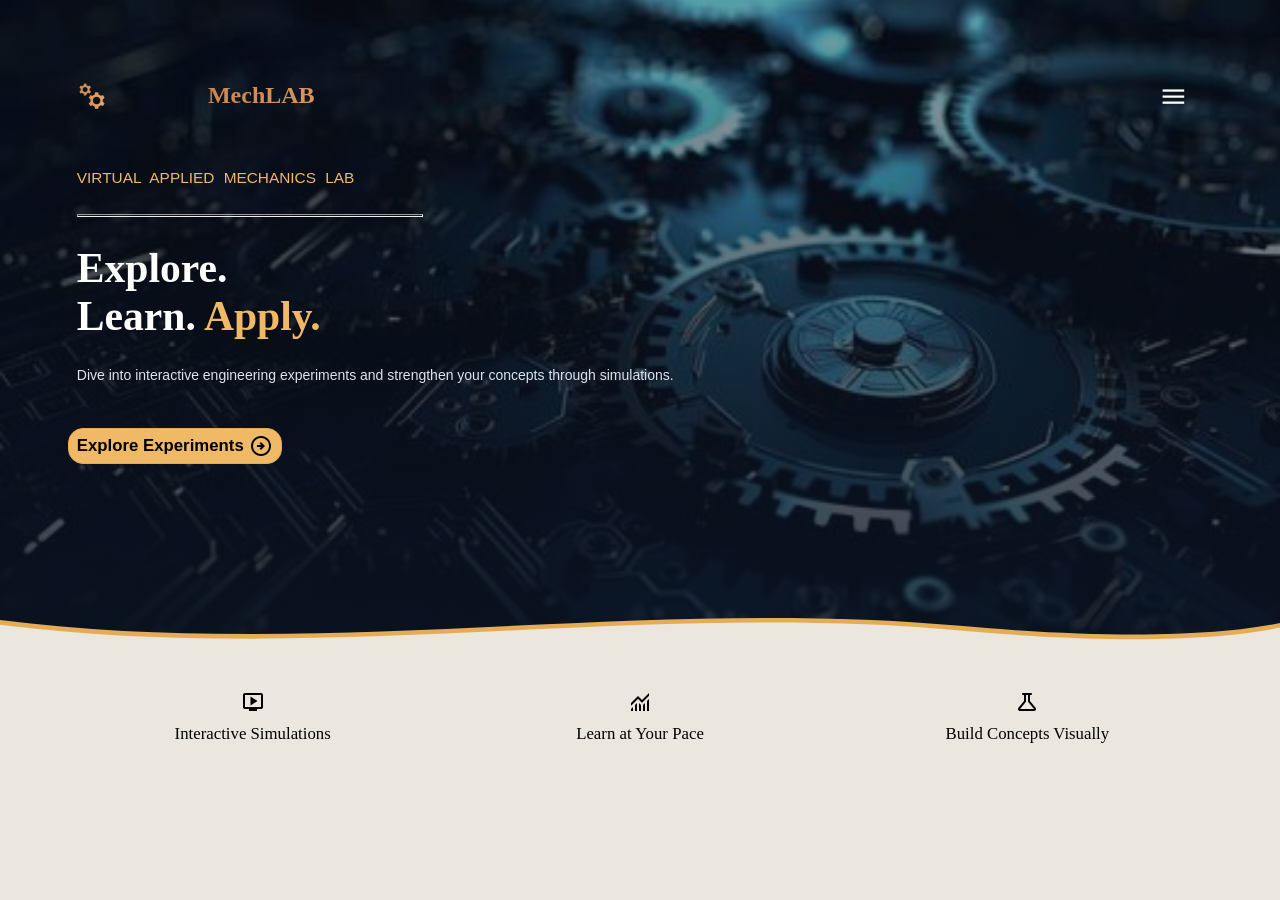
<file: HomePage/index.html>
<!DOCTYPE html>
<html lang="en">
<head>
    <meta charset="UTF-8">
    <meta name="viewport" content="width=device-width, initial-scale=1.0">
    <title>MechLAB</title>
    <link rel="stylesheet" type="text/css" media="screen" href="./stylesIndex.css">
    <link rel="preconnect" href="https://fonts.googleapis.com">
    <link rel="preconnect" href="https://fonts.gstatic.com" crossorigin>
    <link href="https://fonts.googleapis.com/css2?family=Sedan+SC&display=swap" rel="stylesheet">
    <link href="https://fonts.googleapis.com/css2?family=Material+Symbols+Outlined:opsz,wght,FILL,GRAD@24,400,0,0" rel="stylesheet" />
</head>
<body>

    <section class="hero-section">
        <!-- Dark tint layer to blend the image seamlessly -->
        <div class="hero-overlay"></div>

        <div class="hero-content">
            <div class="nav-bar">
                <span class="material-symbols-outlined gradient-text">manufacturing</span>
                <h1 id="title" class="gradient-text">MechLAB</h1>
                <button class="menu-toggle-open" aria-label="Open Navigation"><span class="material-symbols-outlined menu">menu</span></button>
                <div class="nav-drawer">
                    <button class="menu-toggle-close" aria-label="Close Navigation">✕</button>
                    <ul class="nav-links">
                        <li><a href="./index.html">Home</a></li>
                        <li><a href="../Experiments/MechLab.html">Experiments</a></li>
                        <li><a href="./about.html">About Us</a></li>
                    </ul>
                </div>
                <div class="drawer-overlay"></div>
            </div>
            <p class="gold">VIRTUAL APPLIED MECHANICS LAB</p>
            <hr>
            <h1>Explore.</h1><h1>Learn. <span class="gold">Apply.</span></h1>
            <p id="desc">Dive into interactive engineering experiments and strengthen your concepts through simulations.</p>
            <div class="btn"><a href="../Experiments/MechLab.html">
                <button>Explore Experiments <span class="material-symbols-outlined">arrow_circle_right</span></button>
            </a></div>
        </div>

        <!-- Double Layer SVG Wave Transition -->
        <div class="wave-container">
            <svg viewBox="0 0 1440 120" preserveAspectRatio="none">
                <!-- Layer 1: The underlying gold accent band -->
                <path class="wave-gold-line" d="M0,60 C360,130 720,20 1080,70 C1260,95 1380,85 1440,65 L1440,120 L0,120 Z"></path>
                
                <!-- Layer 2: The solid cream mask covering the bottom area -->
                <path class="wave-bottom-fill" d="M0,68 C360,138 720,28 1080,78 C1260,103 1380,93 1440,73 L1440,120 L0,120 Z"></path>
            </svg>
        </div>
    </section>

    <section>
        <div class="bottom">
            <div><span class="material-symbols-outlined">live_tv</span></div>
            <div><span class="material-symbols-outlined">monitoring</span></div>
            <div><span class="material-symbols-outlined">science</span></div>
            <div>Interactive Simulations</div>
            <div>Learn at Your Pace</div>
            <div>Build Concepts Visually</div>
        </div>
    </section>

    



    <script>
        const openBtn = document.querySelector('.menu-toggle-open');
        const closeBtn = document.querySelector('.menu-toggle-close');
        const drawer = document.querySelector('.nav-drawer');
        const overlay = document.querySelector('.drawer-overlay');
        function toggleMenu() {
            drawer.classList.toggle('open');
            overlay.classList.toggle('open');
        }
        // Click events
        openBtn.addEventListener('click', toggleMenu);
        closeBtn.addEventListener('click', toggleMenu);
        overlay.addEventListener('click', toggleMenu);
    </script>
</body>
</html>
</file>
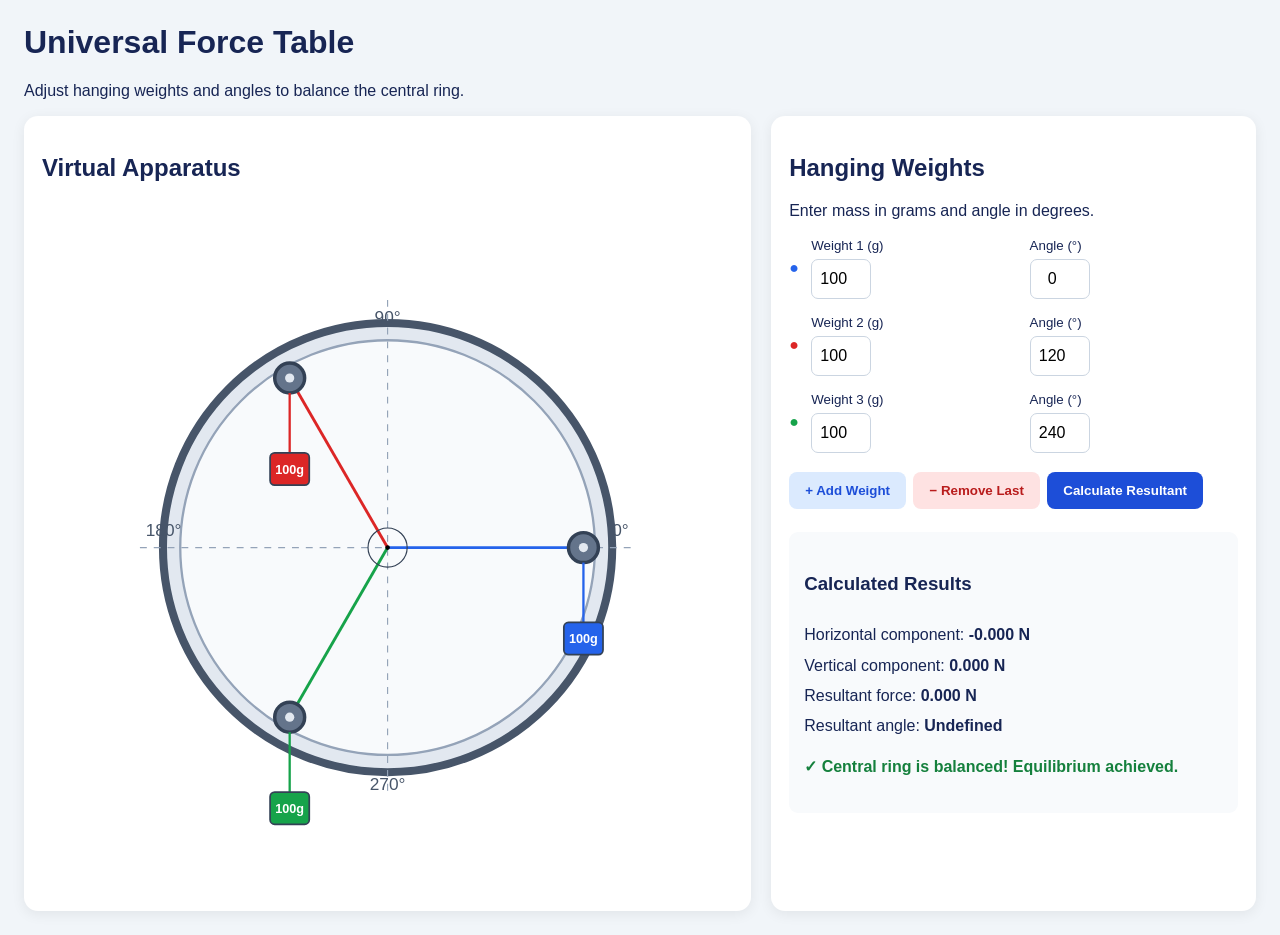
<file: Experiments/exp1.html>
<!DOCTYPE html>
<html lang="en">
<head>
    <meta charset="UTF-8">
    <meta name="viewport" content="width=device-width, initial-scale=1.0">

    <title>MechLab - Universal Force Table</title>

    <link rel="stylesheet" href="exp1.css">
</head>

<body>

    <h1>Universal Force Table</h1>
    <p>Adjust hanging weights and angles to balance the central ring.</p>

    <div class="layout">

        <!-- APPARATUS -->
        <section class="panel">
            <h2>Virtual Apparatus</h2>

            <svg id="table" viewBox="0 0 600 600">

                <defs>
                    <marker id="arrow" markerWidth="8" markerHeight="8"
                        refX="6" refY="4" orient="auto">
                        <path d="M0 0 L8 4 L0 8 Z" fill="context-stroke"/>
                    </marker>
                </defs>

                <circle cx="300" cy="300" r="195"
                    fill="#e2e8f0" stroke="#475569" stroke-width="7"/>

                <circle cx="300" cy="300" r="180"
                    fill="#f8fafc" stroke="#94a3b8" stroke-width="2"/>

                <!-- Reference axes -->
                <line x1="85" y1="300" x2="515" y2="300"
                    stroke="#94a3b8" stroke-dasharray="6 6"/>

                <line x1="300" y1="85" x2="300" y2="515"
                    stroke="#94a3b8" stroke-dasharray="6 6"/>

                <!-- Degree labels -->
                <g fill="#475569" font-size="15">
                    <text x="300" y="105" text-anchor="middle">90°</text>
                    <text x="495" y="290">0°</text>
                    <text x="300" y="510" text-anchor="middle">270°</text>
                    <text x="90" y="290">180°</text>
                </g>

                <!-- Dynamic forces -->
                <g id="forces"></g>

                <!-- Movable central ring -->
                <g id="ringAssembly">
                    <circle cx="300" cy="300" r="17"
                        fill="none"
                        stroke="#334155"
                        stroke-width="1"/>

                    <circle cx="300" cy="300" r="2"/>
                </g>

            </svg>
        </section>

        <!-- CONTROLS -->
        <section class="panel">

            <h2>Hanging Weights</h2>
            <p>Enter mass in grams and angle in degrees.</p>

            <div id="inputs"></div>

            <button class="add" id="addForce">+ Add Weight</button>
            <button class="remove" id="removeForce">− Remove Last</button>
            <button class="update" id="calculate">Calculate Resultant</button>

            <div class="result">
                <h3>Calculated Results</h3>

                <div>Horizontal component: <b id="rx">0.00 N</b></div>
                <div>Vertical component: <b id="ry">0.00 N</b></div>
                <div>Resultant force: <b id="r">0.00 N</b></div>
                <div>Resultant angle: <b id="theta">—</b></div>

                <p id="status">Adjust the weights to achieve equilibrium.</p>
            </div>

        </section>

    </div>

    <script src="exp1.js"></script>

</body>
</html>
</file>
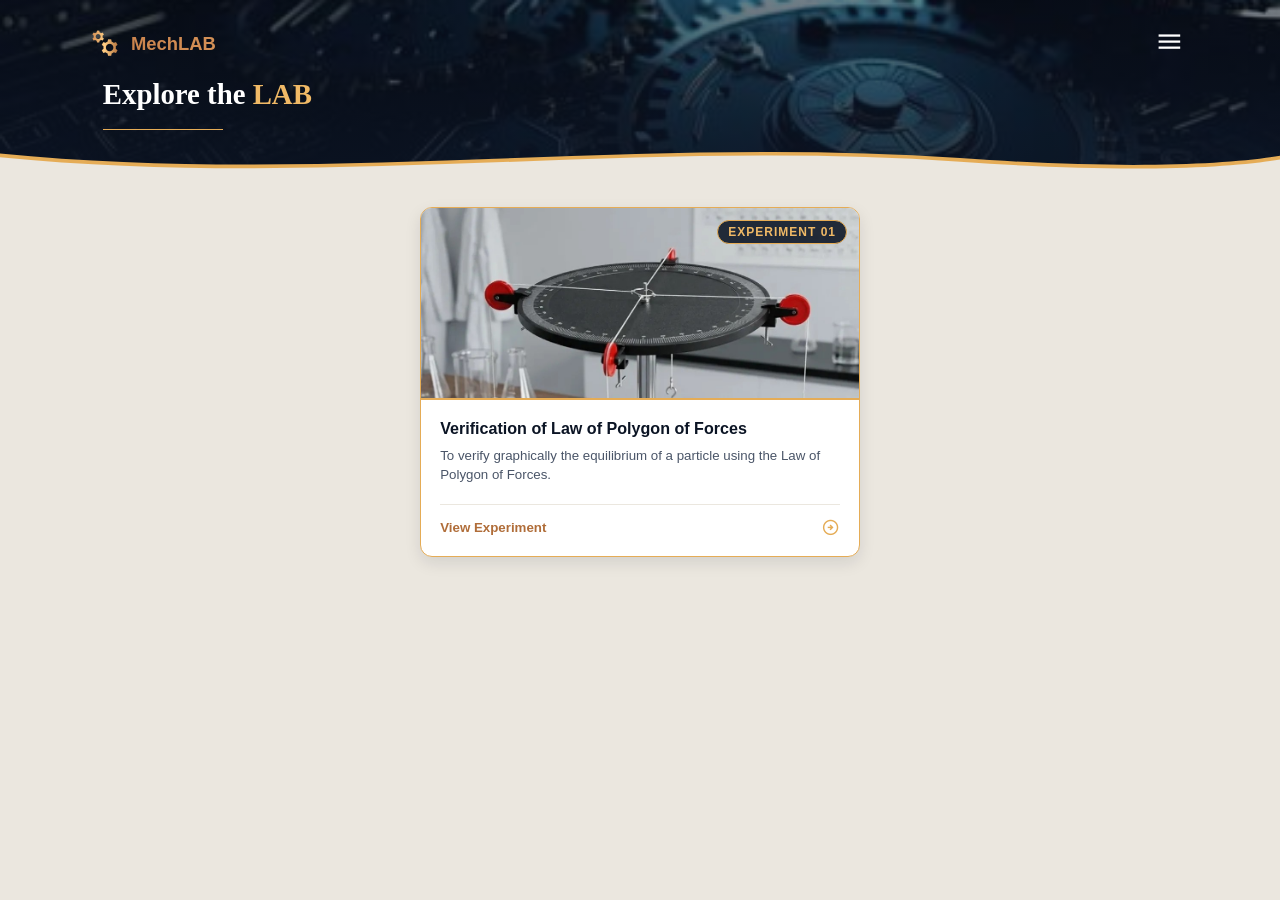
<file: Experiments/MechLab.html>
<!DOCTYPE html>
<html lang="en">
<head>
    <meta charset="UTF-8">
    <meta name="viewport" content="width=device-width, initial-scale=1.0">
    <title>MechLAB | Experiments</title>
    <link href="./stylesLab.css" rel="stylesheet">
    <link rel="preconnect" href="https://fonts.googleapis.com">
    <link rel="preconnect" href="https://fonts.gstatic.com" crossorigin>
    <link href="https://fonts.googleapis.com/css2?family=Sedan+SC&display=swap" rel="stylesheet">
    <link href="https://fonts.googleapis.com/css2?family=Material+Symbols+Outlined:opsz,wght,FILL,GRAD@24,400,0,0" rel="stylesheet" />
</head>
<body>

    <header class="lab-header">
        <div class="hero-overlay"></div>

        <div class="header-content">
            <div class="nav-bar">
                <span class="material-symbols-outlined gradient-text">manufacturing</span>
                <a href="../index.html" id="title" class="gradient-text">MechLAB</a>
                <button class="menu-toggle-open" aria-label="Open Navigation">
                    <span class="material-symbols-outlined menu">menu</span>
                </button>

                <div class="nav-drawer">
                    <button class="menu-toggle-close" aria-label="Close Navigation">✕</button>
                    <ul class="nav-links">
                        <li><a href="../HomePage/index.html">Home</a></li>
                        <li><a href="./MechLab.html" class="active-link">Experiments</a></li>
                        <li><a href="../HomePage/about.html">About Us</a></li>
                    </ul>
                </div>
                <div class="drawer-overlay"></div>
            </div>

            <div class="header-text">
                <h1>Explore the <span class="gold">LAB</span></h1>
                <hr>
            </div>
        </div>

        <!-- Double Layer SVG Wave Transition matching index.html -->
        <div class="wave-container">
            <svg viewBox="0 0 1440 120" preserveAspectRatio="none">
                <path class="wave-gold-line" d="M0,60 C360,130 720,20 1080,70 C1260,95 1380,85 1440,65 L1440,120 L0,120 Z"></path>
                <path class="wave-bottom-fill" d="M0,68 C360,138 720,28 1080,78 C1260,103 1380,93 1440,73 L1440,120 L0,120 Z"></path>
            </svg>
        </div>
    </header>

    <main class="lab-container">
        <div class="cards">
            <a href="./Exp1/exp1.html" title="Experiment 1" class="card-link">
                <div class="card">
                    <div class="exp-image">
                        <img class="apparatus" src="../Media/Universal Force Table.jpg" alt="Universal Force Table" title="Universal Force Table">
                        <span class="exp-number">EXPERIMENT 01</span>
                    </div>
                    <div class="exp-info">
                        <p class="exp-title">Verification of Law of Polygon of Forces</p>
                        <p class="exp-aim">To verify graphically the equilibrium of a particle using the Law of Polygon of Forces.</p>
                        <div class="card-footer">
                            <span>View Experiment</span>
                            <span class="material-symbols-outlined">arrow_circle_right</span>
                        </div>
                    </div>
                </div>
            </a>

            <!-- <a href="./Exp2/exp2.html" title="Experiment 2" class="card-link">
                <div class="card">
                    <div class="exp-image">
                        <img class="apparatus" src="../Media/Law of Moments Apparatus.jpg" alt="Law of Moments Apparatus" title="Law of Moments Apparatus">
                        <span class="exp-number">EXPERIMENT 02</span>
                    </div>
                    <div class="exp-info">
                        <p class="exp-title">Verification of Varignon's Theorem of Moments</p>
                        <p class="exp-aim">To verify Varignon's Theorem of Moments using a Law of Moments apparatus.</p>
                        <div class="card-footer">
                            <span>Launch Simulation</span>
                            <span class="material-symbols-outlined">arrow_circle_right</span>
                        </div>
                    </div>
                </div>
            </a> -->
        </div>
    </main>

    <script>
        const openBtn = document.querySelector('.menu-toggle-open');
        const closeBtn = document.querySelector('.menu-toggle-close');
        const drawer = document.querySelector('.nav-drawer');
        const overlay = document.querySelector('.drawer-overlay');

        function toggleMenu() {
            drawer.classList.toggle('open');
            overlay.classList.toggle('open');
        }

        openBtn.addEventListener('click', toggleMenu);
        closeBtn.addEventListener('click', toggleMenu);
        overlay.addEventListener('click', toggleMenu);
    </script>
</body>
</html>
</file>
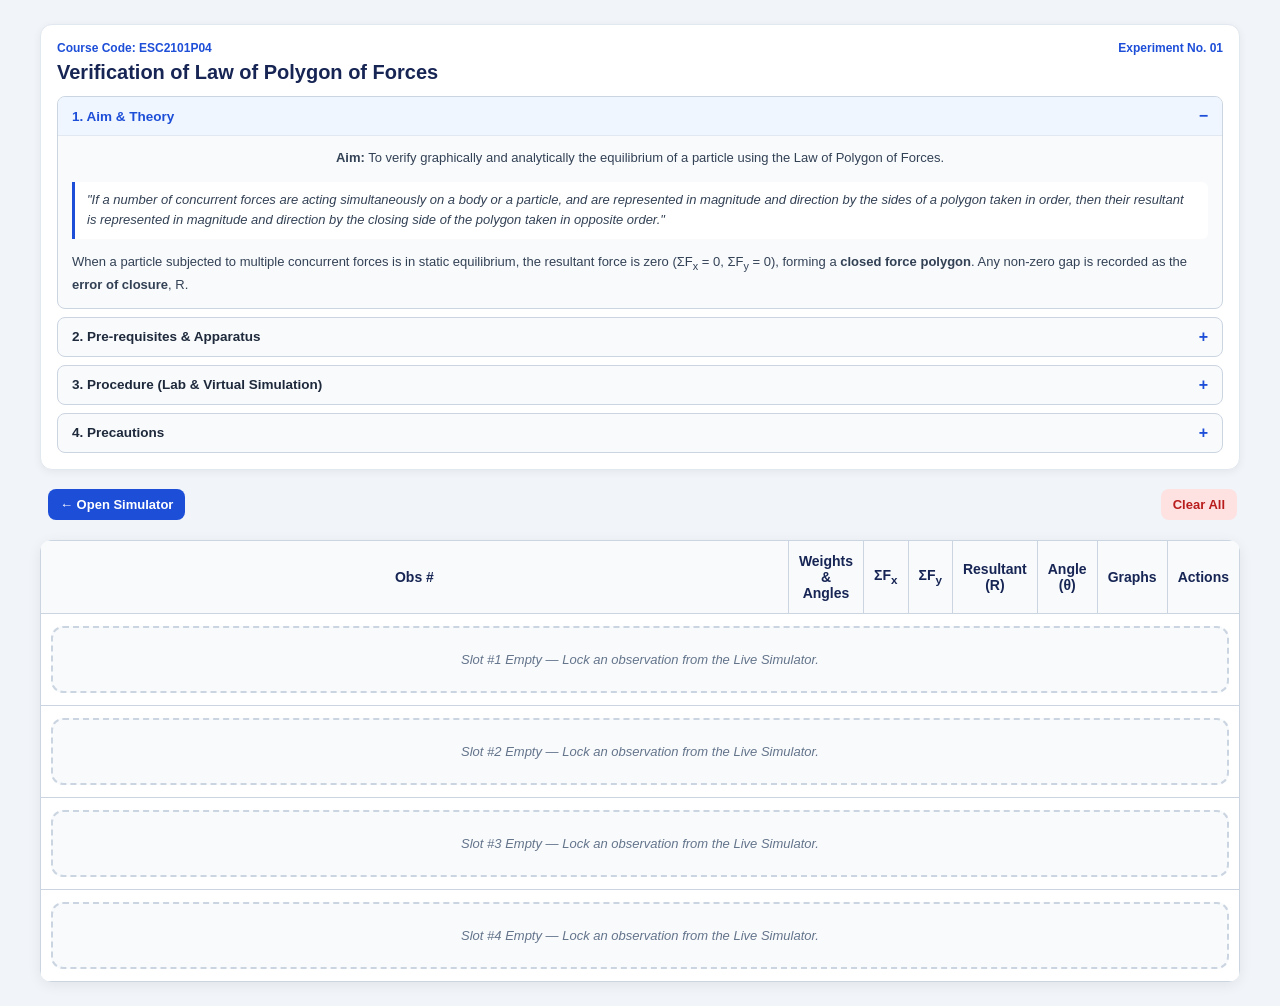
<file: Experiments/Exp1/exp1.html>
<!DOCTYPE html>
<html lang="en">
<head>
    <meta charset="UTF-8">
    <meta name="viewport" content="width=device-width, initial-scale=1.0">
    <title>Experiment 1 - Universal Force Table Observation Sheet</title>
    <!-- Reuse diagram SVG styles so saved graphs render identically -->
    <link rel="stylesheet" href="./exp1Simulation.css">
    <link rel="stylesheet" href="./exp1.css">
</head>
<body>

    <!-- Practical Details Section -->
    <section class="lab-header-card">
        <div class="lab-meta">
            <span>Course Code: ESC2101P04</span>
            <span>Experiment No. 01</span>
        </div>
        <h1>Verification of Law of Polygon of Forces</h1>

        <div class="accordion-group">
            <details class="lab-section" open>
                <summary>1. Aim & Theory</summary>
                <div class="lab-content">
                    <p style="margin-top:0;"><b>Aim:</b> To verify graphically and analytically the equilibrium of a particle using the Law of Polygon of Forces.</p>
                    <div class="theory-quote">
                        "If a number of concurrent forces are acting simultaneously on a body or a particle, and are represented in magnitude and direction by the sides of a polygon taken in order, then their resultant is represented in magnitude and direction by the closing side of the polygon taken in opposite order."
                    </div>
                    <p style="margin-bottom: 0;">When a particle subjected to multiple concurrent forces is in static equilibrium, the resultant force is zero (&Sigma;F<sub>x</sub> = 0, &Sigma;F<sub>y</sub> = 0), forming a <b>closed force polygon</b>. Any non-zero gap is recorded as the <b>error of closure</b>, R.</p>
                </div>
            </details>

            <details class="lab-section">
                <summary>2. Pre-requisites & Apparatus</summary>
                <div class="lab-content">
                    <p style="margin-top:0;"><b>Pre-requisites:</b></p>
                    <ul style="margin-bottom: 10px;">
                        <li>Concept of concurrent coplanar force systems and static equilibrium.</li>
                        <li>Resolution of forces into orthogonal components <i>F</i><sub>x</sub> = <i>F</i> cos &theta; and <i>F</i><sub>y</sub> = <i>F</i> sin &theta;.</li>
                        <li>Graphical vector addition using the head-to-tail polygon method.</li>
                    </ul>
                    <p style="margin:0;"><b>Apparatus:</b> Universal Force Table, slotted weights with hangers/pans, frictionless pulleys, inextensible threads, central ring, white drawing sheet, and spirit level.</p>
                </div>
            </details>

            <details class="lab-section">
                <summary>3. Procedure (Lab & Virtual Simulation)</summary>
                <div class="lab-content">
                    <ol>
                        <li>Level the Universal Force Table using a spirit level and fix the pulleys along the graduated circular rim at desired angles &theta;1, &theta;2...</li>
                        <li>Attach threads to the central ring, pass each thread over its respective frictionless pulley, and suspend suitable slotted weights F = mg at the free ends.</li>
                        <li>Adjust the weights and pulley angles until the central ring is centered and stationary (achieving static equilibrium).</li>
                        <li>Note down the hanging weights and their angles of inclination with respect to the X axis.</li>
                        <li>Construct the Space Diagram and draw the Vector Polygon to a suitable scale. Verify that the polygon closes (or measure the graphical error of closure).</li>
                        <li>Compute &Sigma;F<sub>x</sub>, &Sigma;F<sub>y</sub>, <br>Resultant R = &radic;<span style="border-top: 1px solid currentColor; padding-top: 1px;">(&Sigma;F<sub>x</sub>)<sup>2</sup> + (&Sigma;F<sub>y</sub>)<sup>2</sup></span>, and <br>direction &theta; = tan<sup>-1</sup>|&Sigma;F<sub>y</sub>/ &Sigma;F<sub>x</sub>| <br>analytically, then lock the observation to record up to 4 trials.</li>
                    </ol>
                </div>
            </details>

            <details class="lab-section">
                <summary>4. Precautions</summary>
                <div class="lab-content">
                    <ul>
                        <li>Ensure the Universal Force Table is strictly horizontal using a spirit level before taking readings.</li>
                        <li>Check that all pulleys rotate freely with minimal friction so tension equals the suspended weight.</li>
                        <li>Ensure the central ring does not touch the central pin when recording equilibrium positions.</li>
                        <li>Avoid parallax error while reading pulley angles on the circular degree scale.</li>
                        <li>Keep weights hanging still without swinging before locking an observation.</li>
                    </ul>
                </div>
            </details>
        </div>
    </section>

    <div class="action-buttons" style="display: flex; justify-content: space-between; align-items: center; margin-bottom: 12px;">
        <a href="./exp1Simulation.html" style="text-decoration: none;"><button class="btn-primary">← Open Simulator</button></a>
        <button class="btn-danger" id="clearAllBtn">Clear All</button>
    </div>

    <div class="table-wrapper">
        <table>
            <thead>
                <tr>
                    <th style="width: 90%;">Obs #</th>
                    <th>Weights & Angles</th>
                    <th>ΣF<sub>x</sub></th>
                    <th>ΣF<sub>y</sub></th>
                    <th>Resultant (R)</th>
                    <th>Angle (θ)</th>
                    <th style="width: 240px;">Graphs</th>
                    <th style="width: 140px;">Actions</th>
                </tr>
            </thead>
            <tbody id="obsTableBody"></tbody>
        </table>
    </div>

    <!-- Calculation & Graph Modal -->
    <div class="modal-backdrop" id="calcModal">
        <div class="modal-card">
            <div class="modal-header">
                <h2 id="modalTitle">Calculations</h2>
                <button id="closeModalBtn">✕</button>
            </div>
            <div id="modalBody"></div>
        </div>
    </div>

    <script>
        const STORAGE_KEY = "mechlab_exp1_observations";
        const tbody = document.getElementById("obsTableBody");
        const modal = document.getElementById("calcModal");
        const modalTitle = document.getElementById("modalTitle");
        const modalBody = document.getElementById("modalBody");

        let activeModalIndex = null;
        let modalShowComponents = false;

        function getObservations() {
            try {
                return JSON.parse(localStorage.getItem(STORAGE_KEY)) || [];
            } catch {
                return [];
            }
        }

        function saveObservations(list) {
            localStorage.setItem(STORAGE_KEY, JSON.stringify(list));
            renderTable();
        }

        function renderTable() {
            const observations = getObservations();
            tbody.innerHTML = "";

            for (let i = 0; i < 4; i++) {
                const obs = observations[i];
                const tr = document.createElement("tr");

                if (!obs) {
                    tr.innerHTML = `
                        <td colspan="8">
                            <div class="empty-card">
                                Slot #${i + 1} Empty — Lock an observation from the Live Simulator.
                            </div>
                        </td>
                    `;
                } else {
                    const weightsHtml = obs.forces.map(f =>
                        `<li><b>${f.label}:</b> ${f.mass}g ( ${f.angle}°) </li>`
                    ).join("");

                    const statusBadge = obs.balanced
                        ? `<span class="badge badge-eq"> Balanced </span>`
                        : `<span class="badge badge-un"> Unbalanced </span>`;

                    tr.innerHTML = `
                        <td colspan="8">
                            <div class="obs-card">
                                <div class="obs-header">
                                    <span class="obs-title">Observation ${i + 1}</span>
                                    <span class="obs-time">${obs.timestamp}</span>
                                </div>

                                <div class="obs-grid">
                                    <div class="obs-data-group" style="grid-column: span 2;">
                                        <label>Hanging Forces</label>
                                        <ul class="force-list">${weightsHtml}</ul>
                                    </div>
                                    <div class="obs-data-group">
                                        <label>Horizontal (ΣF<sub>x</sub>)</label>
                                        <b>${obs.rx.toFixed(3)} N</b>
                                    </div>
                                    <div class="obs-data-group">
                                        <label>Vertical (ΣF<sub>y</sub>)</label>
                                        <b>${obs.ry.toFixed(3)} N</b>
                                    </div>
                                    <div class="obs-data-group">
                                        <label>Resultant (R)</label>
                                        <b>${obs.r.toFixed(3)} N </b> ${statusBadge}
                                    </div>
                                    <div class="obs-data-group">
                                        <label>Angle (θ)</label>
                                        <b>${obs.theta}</b>
                                    </div>
                                </div>

                                <div class="graph-cell">
                                    <div class="graph-thumb" onclick="openModal(${i})">
                                        ${obs.spaceSvg}
                                        <span class="graph-tag">Space</span>
                                    </div>
                                    <div class="graph-thumb" onclick="openModal(${i})">
                                        ${obs.vectorSvg}
                                        <span class="graph-tag">Vector</span>
                                    </div>
                                </div>

                                <div style="display:flex; justify-content:space-evenly; margin-top:1.5vw;">
                                    <button class="btn-calc" onclick="openModal(${i})">View Calculations</button>
                                    <button class="btn-del-row" onclick="deleteObservation(${i})">Delete Trial</button>
                                </div>
                            </div>
                        </td>
                    `;
                }
                tbody.appendChild(tr);
            }
        }

        function getNiceScale(rawNPerGrid) {
            const niceSteps = [0.05, 0.1, 0.2, 0.25, 0.5, 1, 1.5, 2, 2.5, 3, 4, 5, 10, 20, 25, 50];
            return niceSteps.find(step => step >= rawNPerGrid) || Math.ceil(rawNPerGrid);
        }

        function generateModalSpaceSvg(forces, showComponents) {
            const colors = ["#2563eb", "#dc2626", "#16a34a", "#9333ea", "#ea580c", "#0891b2", "#be185d"];
            const size = 500;
            const mid = 250;
            const gridPx = 25;
            const maxRadiusPx = mid - 30;

            let maxSpaceForce = 0.1;
            forces.forEach(f => {
                if (f.tension > maxSpaceForce) maxSpaceForce = f.tension;
            });

            const cleanNPerGrid = getNiceScale(maxSpaceForce / (maxRadiusPx / gridPx));
            const unifiedPxPerN = gridPx / cleanNPerGrid;

            let svgHtml = `
                <svg class="diagram-svg" viewBox="0 0 500 500" style="width:100%; height:auto; border:1px solid #cbd5e1; border-radius:10px; background:#ffffff;">
                <defs>
                    <pattern id="minor-grid-space-modal" width="25" height="25" patternUnits="userSpaceOnUse">
                        <path d="M 25 0 L 0 0 0 25" fill="none" stroke="#cbd5e1" stroke-width="1" />
                    </pattern>
                    <pattern id="major-grid-space-modal" width="50" height="50" patternUnits="userSpaceOnUse">
                        <rect width="50" height="50" fill="url(#minor-grid-space-modal)" />
                        <path d="M 50 0 L 0 0 0 50" fill="none" stroke="#cbd5e1" stroke-width="1" />
                    </pattern>
                    <marker id="arrow-component-modal" markerWidth="6" markerHeight="6" refX="5" refY="3" orient="auto"><path d="M0,1 L0,5 L6,3 z" fill="#475569" /></marker>
            `;

            forces.forEach((f, idx) => {
                svgHtml += `<marker id="arrow-space-m-${idx}" markerWidth="6" markerHeight="6" refX="5" refY="3" orient="auto"><path d="M0,1 L0,5 L6,3 z" fill="${colors[idx % colors.length]}" /></marker>`;
            });

            svgHtml += `
                </defs>
                <rect width="500" height="500" fill="url(#major-grid-space-modal)" />
                <line x1="0" y1="250" x2="500" y2="250" stroke="#64748b" stroke-width="1.5" />
                <line x1="250" y1="0" x2="250" y2="500" stroke="#64748b" stroke-width="1.5" />
                <circle cx="250" cy="250" r="3.5" fill="#334155" />
                <text x="472" y="240" font-size="14" font-weight="bold" fill="#475569">+X</text>
                <text x="258" y="18" font-size="14" font-weight="bold" fill="#475569">+Y</text>
            `;

            for (let pos = 50; pos < size - 25; pos += 50) {
                if (pos === mid) continue;
                const boxCount = Math.round((pos - mid) / gridPx);
                const xVal = (boxCount * cleanNPerGrid).toFixed(cleanNPerGrid < 1 ? 1 : 0);
                const yVal = (-boxCount * cleanNPerGrid).toFixed(cleanNPerGrid < 1 ? 1 : 0);
                svgHtml += `<text x="${pos}" y="${mid + 15}" text-anchor="middle" font-size="13" fill="#64748b" font-weight="500">${xVal}</text>`;
                svgHtml += `<text x="${mid - 8}" y="${pos + 4}" text-anchor="end" font-size="13" fill="#64748b" font-weight="500">${yVal}</text>`;
            }
            svgHtml += `<text x="14" y="${size - 14}" font-size="15" font-weight="bold" fill="#334155">Scale: 1 box = ${cleanNPerGrid} N</text>`;

            forces.forEach((f, idx) => {
                const rad = f.angle * Math.PI / 180;
                const fx = f.tension * Math.cos(rad);
                const fy = f.tension * Math.sin(rad);
                const endX = mid + fx * unifiedPxPerN;
                const endY = mid - fy * unifiedPxPerN;

                let labelX = mid + ((f.tension * unifiedPxPerN) + 26) * Math.cos(rad);
                let labelY = mid - ((f.tension * unifiedPxPerN) + 26) * Math.sin(rad);
                if (Math.abs(Math.sin(rad)) < 0.15) labelY -= 16;
                labelX = Math.max(60, Math.min(size - 60, labelX));

                const color = colors[idx % colors.length];

                svgHtml += `
                    <line x1="${mid}" y1="${mid}" x2="${endX}" y2="${endY}" stroke="${color}" stroke-width="2.5" stroke-linecap="round" marker-end="url(#arrow-space-m-${idx})" />
                    <text x="${labelX}" y="${labelY}" text-anchor="middle" dominant-baseline="middle" fill="${color}" font-size="16" font-weight="bold" paint-order="stroke" stroke="#fff" stroke-width="3.5px">${f.label} (${f.tension.toFixed(2)}N)</text>
                `;

                if (showComponents && Math.abs(fx) > 0.01 && Math.abs(fy) > 0.01) {
                    const halfX = (mid + endX) / 2;
                    const halfY = (mid + endY) / 2;
                    const fixedLen = 35;

                    const dirX = fx > 0 ? 1 : -1;
                    const tipX = halfX + dirX * fixedLen;
                    const lineEndX = tipX + (fx > 0 ? 2 : -2);
                    const textX = halfX + (fx >= 0 ? 68 : -68);

                    svgHtml += `
                        <line x1="${halfX}" y1="${halfY}" x2="${lineEndX}" y2="${halfY}" stroke="#475569" stroke-width="1.5" marker-end="url(#arrow-component-modal)" />
                        <text x="${textX}" y="${halfY}" text-anchor="middle" dominant-baseline="middle" font-size="12" fill="#1e293b" font-weight="bold" paint-order="stroke" stroke="#fff" stroke-width="3px">${fx.toFixed(2)}N</text>
                    `;

                    const dirY = fy > 0 ? -1 : 1;
                    const tipY = halfY + dirY * fixedLen;
                    const lineEndY = tipY + (fy > 0 ? -2 : +2);
                    const textY = tipY + (fy >= 0 ? -12 : 16);

                    svgHtml += `
                        <line x1="${halfX}" y1="${halfY}" x2="${halfX}" y2="${lineEndY}" stroke="#475569" stroke-width="1.5" marker-end="url(#arrow-component-modal)" />
                        <text x="${halfX + 16}" y="${textY}" text-anchor="${fx >= 0 ? 'start' : 'end'}" dominant-baseline="middle" font-size="12" fill="#1e293b" font-weight="bold" paint-order="stroke" stroke="#fff" stroke-width="3px">${fy.toFixed(2)}N</text>
                    `;
                }
            });

            svgHtml += `</svg>`;
            return svgHtml;
        }

        function openModal(index) {
            activeModalIndex = index;
            modalShowComponents = false;
            updateModalContent();
            modal.classList.add("open");
        }

        function updateModalContent() {
            if (activeModalIndex === null) return;
            const obs = getObservations()[activeModalIndex];
            if (!obs) return;

            modalTitle.textContent = `Observation #${activeModalIndex + 1} Calculation`;

            const tensionLines = obs.forces.map(f =>
                `<div>• <b>${f.label}:</b> ${f.mass}g → T = ${(f.mass / 1000).toFixed(3)} × 9.81 = <b>${f.tension.toFixed(3)} N</b> ( ${f.angle}°)</div>`
            ).join("");

            const fxTerms = obs.forces.map(f => `${f.tension.toFixed(3)}·cos(${f.angle}°)`).join(" + ");
            const fxValues = obs.forces.map(f => `(${f.fx >= 0 ? '+' : ''}${f.fx.toFixed(3)})`).join(" + ");

            const fyTerms = obs.forces.map(f => `${f.tension.toFixed(3)}·sin(${f.angle}°)`).join(" + ");
            const fyValues = obs.forces.map(f => `(${f.fy >= 0 ? '+' : ''}${f.fy.toFixed(3)})`).join(" + ");

            const spaceDiagramHtml = generateModalSpaceSvg(obs.forces, modalShowComponents);

            modalBody.innerHTML = `
                <div class="calc-step">
                    <h4>1. Tension Conversion (T = m·g)</h4>
                    ${tensionLines}
                </div>
                <div class="calc-step">
                    <h4>2. Horizontal Summation (ΣF<sub>x</sub> = Σ T·cos θ)</h4>
                    <div>ΣF<sub>x</sub> = ${fxTerms}</div>
                    <div>ΣF<sub>x</sub> = ${fxValues} = <b>${obs.rx.toFixed(3)} N</b></div>
                </div>
                <div class="calc-step">
                    <h4>3. Vertical Summation (ΣF<sub>y</sub> = Σ T·sin θ)</h4>
                    <div>ΣF<sub>y</sub> = ${fyTerms}</div>
                    <div>ΣF<sub>y</sub> = ${fyValues} = <b>${obs.ry.toFixed(3)} N</b></div>
                </div>
                <div class="calc-step">
                    <h4>4. Resultant Force & Direction</h4>
                    <div>R = √(ΣF<sub>x</sub>² + ΣF<sub>y</sub>²) = √((${obs.rx.toFixed(3)})² + (${obs.ry.toFixed(3)})²) = <b>${obs.r.toFixed(3)} N</b></div>
                    <div style="margin-top: 6px;">θ = tan<sup>-1</sup>|(&Sigma;F<sub>y</sub> / &Sigma;F<sub>x</sub>)| = tan<sup>-1</sup>|(${obs.ry.toFixed(3)} / ${obs.rx.toFixed(3)})| = <b>${obs.theta}</b></div>
                </div>
                <div class="modal-graphs">
                    <div>
                        <div style="display: flex; justify-content: space-between; align-items: center; margin-bottom: 6px;">
                            <p style="font-weight:bold; font-size:13px; margin:0;">Space Diagram</p>
                            <label style="font-size: 12px; font-weight: bold; display: flex; align-items: center; gap: 4px; cursor: pointer; color: #334155;">
                                <input type="checkbox" id="modalComponentToggle" ${modalShowComponents ? 'checked' : ''} style="cursor: pointer; width: 15px; height: 15px;"> 
                                Show Components
                            </label>
                        </div>
                        ${spaceDiagramHtml}
                    </div>
                    <div>
                        <p style="text-align:center; font-weight:bold; font-size:13px; margin:0 0 6px 0;">Vector Polygon</p>
                        ${obs.vectorSvg}
                    </div>
                </div>
            `;

            const toggleCheckbox = document.getElementById("modalComponentToggle");
            if (toggleCheckbox) {
                toggleCheckbox.addEventListener("change", (e) => {
                    modalShowComponents = e.target.checked;
                    updateModalContent();
                });
            }
        }

        function deleteObservation(index) {
            if (!confirm(`Delete Observation #${index + 1}?`)) return;
            const list = getObservations();
            list.splice(index, 1);
            saveObservations(list);
        }

        document.getElementById("clearAllBtn").addEventListener("click", () => {
            if (!confirm("Clear all locked observations?")) return;
            localStorage.removeItem(STORAGE_KEY);
            renderTable();
        });

        document.getElementById("closeModalBtn").addEventListener("click", () => {
            modal.classList.remove("open");
            activeModalIndex = null;
        });

        modal.addEventListener("click", (e) => {
            if (e.target === modal) {
                modal.classList.remove("open");
                activeModalIndex = null;
            }
        });

        renderTable();
    </script>
</body>
</html>
</file>
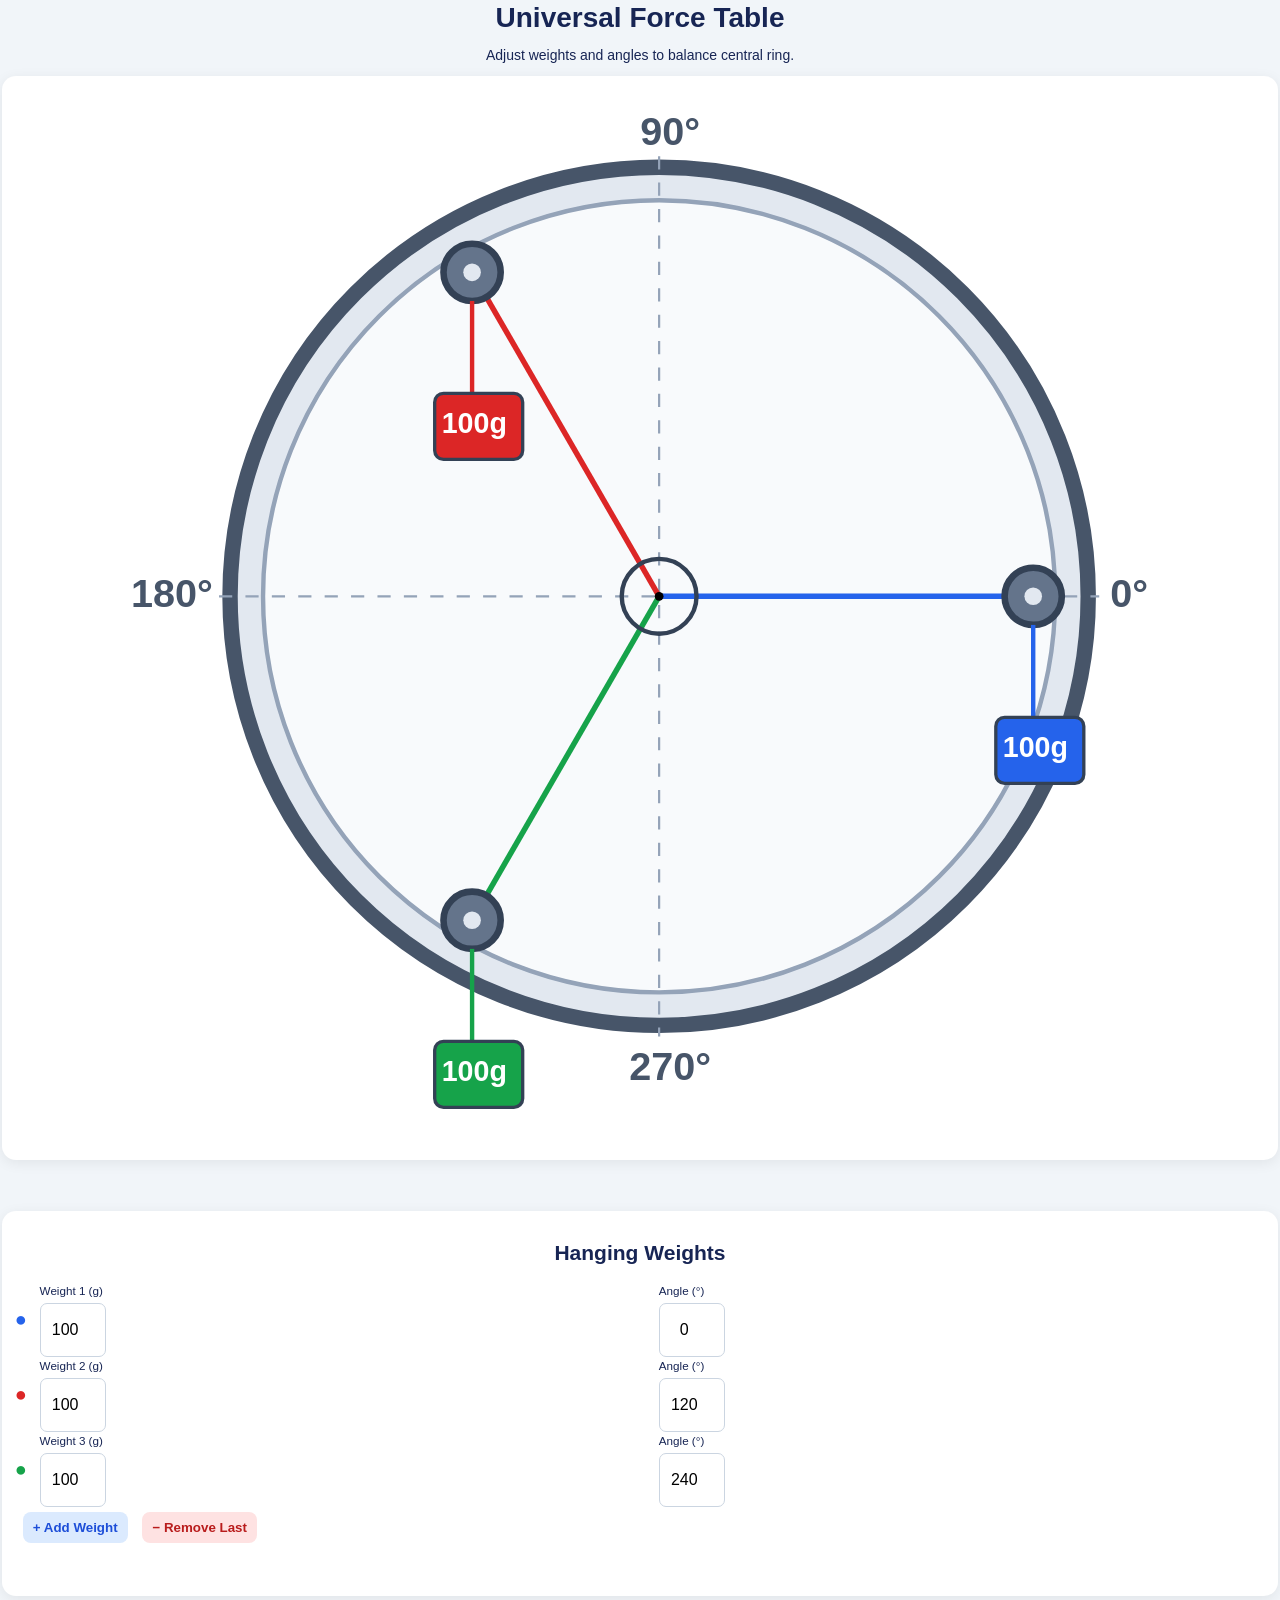
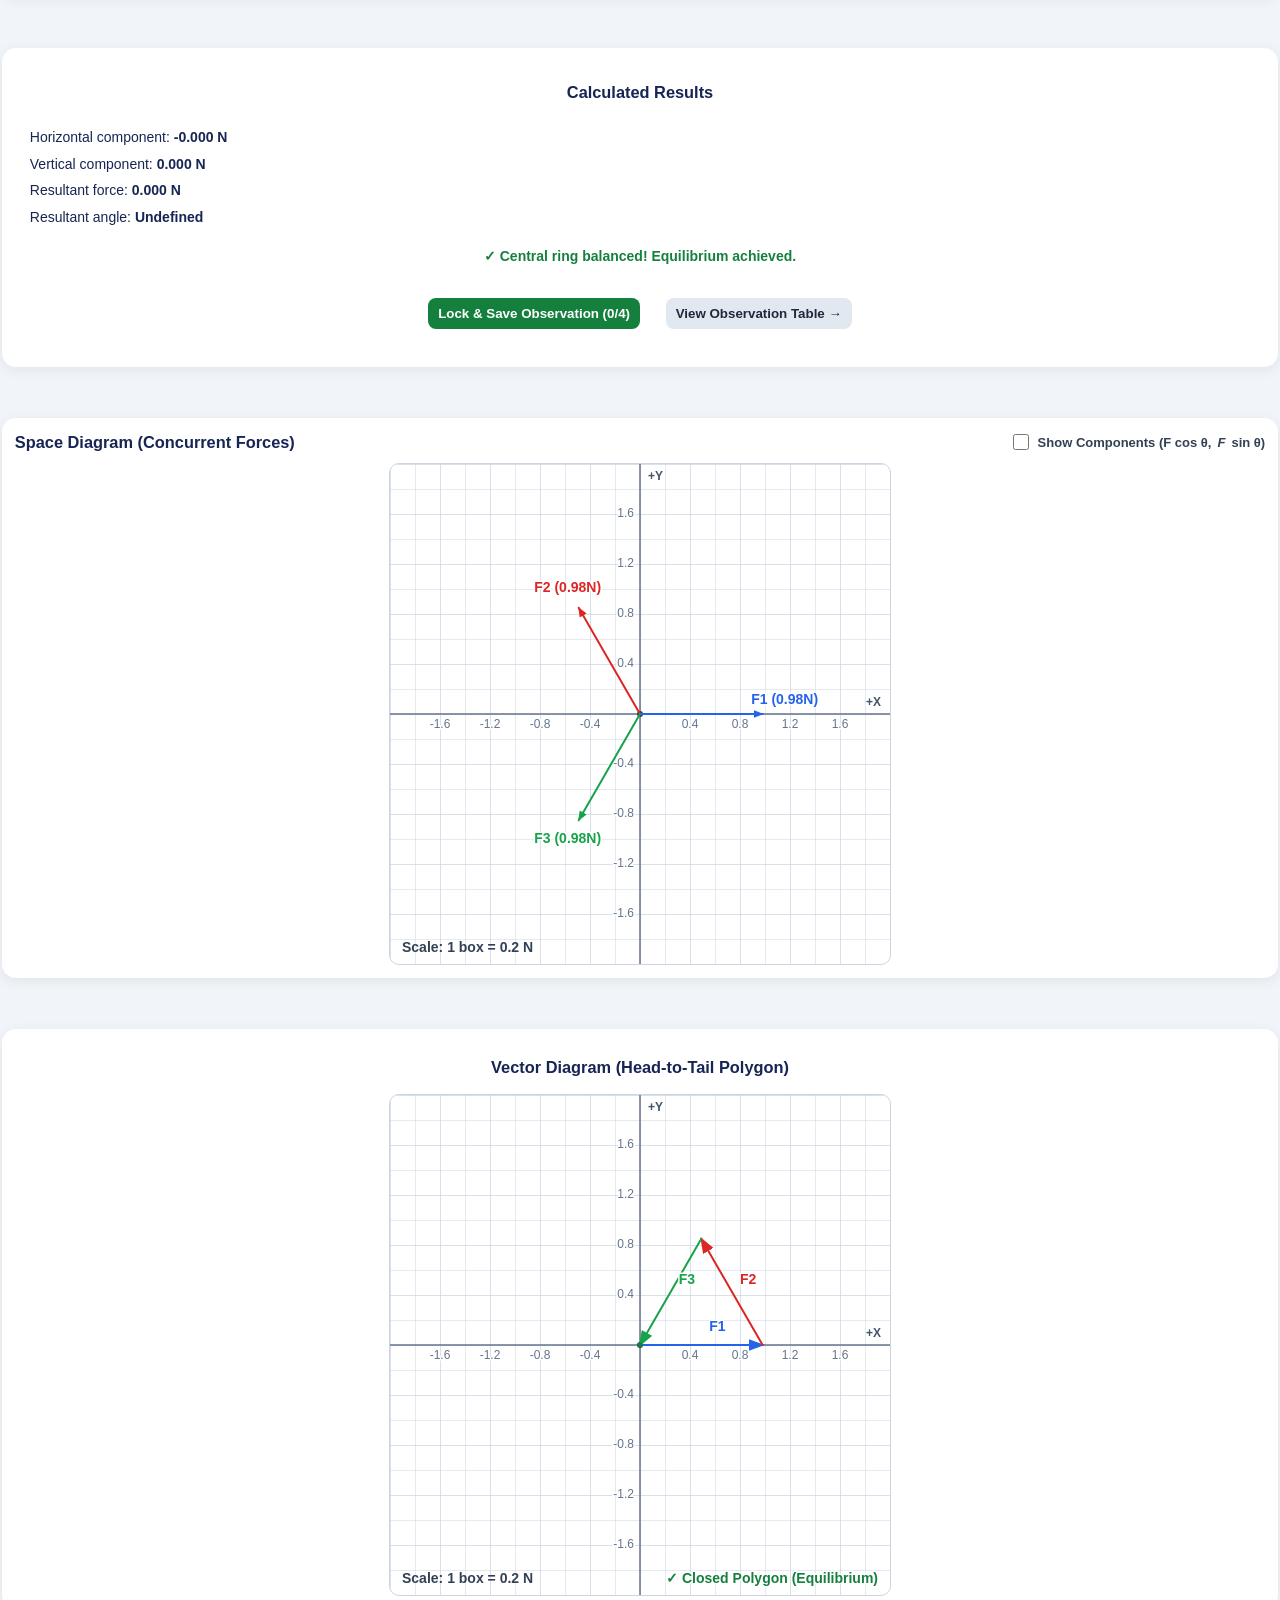
<file: Experiments/Exp1/exp1Simulation.html>
<!DOCTYPE html>
<html lang="en">
<head>
    <meta charset="UTF-8">
    <meta name="viewport" content="width=device-width, initial-scale=1.0">

    <title>MechLab - Universal Force Table</title>

    <link rel="stylesheet" href="exp1Simulation.css">
</head>

<body>

    <h1>Universal Force Table</h1>
    <p>Adjust weights and angles to balance central ring.</p>

    <div class="layout">

        <!-- APPARATUS -->
        <section class="panel">
            <svg id="table" viewBox="50 69 483 481">
                <circle cx="300" cy="300" r="195"
                    fill="#e2e8f0" stroke="#475569" stroke-width="7"/>

                <circle cx="300" cy="300" r="180"
                    fill="#f8fafc" stroke="#94a3b8" stroke-width="2"/>

                <!-- Reference axes -->
                <line x1="100" y1="300" x2="500" y2="300"
                    stroke="#94a3b8" stroke-dasharray="6 6"/>

                <line x1="300" y1="100" x2="300" y2="500"
                    stroke="#94a3b8" stroke-dasharray="6 6"/>

                <!-- Degree labels -->
                <g fill="#475569" font-size="18" font-weight="bold">
                    <text x="305" y="95" text-anchor="middle">90°</text>
                    <text x="505" y="305">0°</text>
                    <text x="305" y="520" text-anchor="middle">270°</text>
                    <text x="60" y="305">180°</text>
                </g>

                <!-- Dynamic forces -->
                <g id="forces"></g>

                <!-- Movable central ring -->
                <g id="ringAssembly">
                    <circle cx="300" cy="300" r="17"
                        fill="none"
                        stroke="#334155"
                        stroke-width="2"/>

                    <circle cx="300" cy="300" r="2"/>
                </g>

            </svg>
        </section>

        <!-- CONTROLS -->
        <section class="panel" id="controls">

            <h2>Hanging Weights</h2>
            <div id="inputs"></div>
            <div class="buttons">
                <button class="add" id="addForce">+ Add Weight</button>
                <button class="remove" id="removeForce">− Remove Last</button>
                <button class="update" id="calculate">Calculate Resultant</button>
            </div>

        </section>
        <section class="panel">
            <div class="result">
                <h3>Calculated Results</h3>
                <div>Horizontal component: <b id="rx">0.00 N</b></div>
                <div>Vertical component: <b id="ry">0.00 N</b></div>
                <div>Resultant force: <b id="r">0.00 N</b></div>
                <div>Resultant angle: <b id="theta">—</b></div>
                <p id="status">Adjust the weights to achieve equilibrium.</p>
            </div>
            <div id="lock">
                <button id="lockObservation">Lock & Save Observation (<span id="obsCount">0</span>/4)</button>
                <a href="exp1.html" style="text-decoration: none;">
                    <button id="viewObservation">
                        View Observation Table →
                    </button>
                </a>
            </div>
        </section>

        <div class="panel">
            <div style="display: flex; justify-content: space-between; align-items: center; margin-bottom: 10px; flex-wrap: wrap; gap: 10px;">
                <h3 style="margin: 0;">Space Diagram (Concurrent Forces)</h3>
                <label style="font-size: 13px; font-weight: bold; display: flex; align-items: center; gap: 6px; cursor: pointer; color: #334155;">
                    <input type="checkbox" id="toggle-components" style="cursor: pointer; width: 16px; height: 16px;"> 
                    Show Components (F cos &theta;, <i>F</i> sin &theta;)
                </label>
            </div>
            <svg id="space-diagram" class="diagram-svg" viewBox="0 0 500 500">
            <defs>
                <!-- 25px minor grid + 50px major grid pattern -->
                <pattern id="minor-grid-space" width="25" height="25" patternUnits="userSpaceOnUse">
                <path d="M 25 0 L 0 0 0 25" fill="none" class="grid-minor" />
                </pattern>
                <pattern id="major-grid-space" width="50" height="50" patternUnits="userSpaceOnUse">
                <rect width="50" height="50" fill="url(#minor-grid-space)" />
                <path d="M 50 0 L 0 0 0 50" fill="none" class="grid-major" />
                </pattern>

                <!-- Component Arrow Marker -->
                <marker id="arrow-component" markerWidth="5" markerHeight="5" refX="4.5" refY="2.5" orient="auto"><path d="M0,0.5 L0,4.5 L5,2.5 z" fill="#475569" /></marker>

                <!-- Colored Arrow Markers -->
                <marker id="arrow-space-0" markerWidth="5" markerHeight="5" refX="4.5" refY="2.5" orient="auto"><path d="M0,0.5 L0,4.5 L5,2.5 z" fill="#2563eb" /></marker>
                <marker id="arrow-space-1" markerWidth="5" markerHeight="5" refX="4.5" refY="2.5" orient="auto"><path d="M0,0.5 L0,4.5 L5,2.5 z" fill="#dc2626" /></marker>
                <marker id="arrow-space-2" markerWidth="5" markerHeight="5" refX="4.5" refY="2.5" orient="auto"><path d="M0,0.5 L0,4.5 L5,2.5 z" fill="#16a34a" /></marker>
                <marker id="arrow-space-3" markerWidth="5" markerHeight="5" refX="4.5" refY="2.5" orient="auto"><path d="M0,0.5 L0,4.5 L5,2.5 z" fill="#9333ea" /></marker>
                <marker id="arrow-space-4" markerWidth="5" markerHeight="5" refX="4.5" refY="2.5" orient="auto"><path d="M0,0.5 L0,4.5 L5,2.5 z" fill="#ea580c" /></marker>
                <marker id="arrow-space-5" markerWidth="5" markerHeight="5" refX="4.5" refY="2.5" orient="auto"><path d="M0,0.5 L0,4.5 L5,2.5 z" fill="#0891b2" /></marker>
                <marker id="arrow-space-6" markerWidth="5" markerHeight="5" refX="4.5" refY="2.5" orient="auto"><path d="M0,0.5 L0,4.5 L5,2.5 z" fill="#be185d" /></marker>
            </defs>

            <!-- Background Graph Paper -->
            <rect width="500" height="500" fill="url(#major-grid-space)" />

            <!-- Main X and Y Axes -->
            <line x1="0" y1="250" x2="500" y2="250" class="axis-line" />
            <line x1="250" y1="0" x2="250" y2="500" class="axis-line" />
            <circle cx="250" cy="250" r="3" class="origin-dot" />
            <text x="476" y="242" class="axis-label">+X</text>
            <text x="258" y="16" class="axis-label">+Y</text>

            <!-- Dynamic Layer Updated by JS -->
            <g id="space-dynamic-layer"></g>
            </svg>
        </div>

        <div class="panel">
            <h3>Vector Diagram (Head-to-Tail Polygon)</h3>
            <svg id="vector-diagram" class="diagram-svg" viewBox="0 0 500 500">
            <defs>
                <pattern id="minor-grid-vector" width="25" height="25" patternUnits="userSpaceOnUse">
                <path d="M 25 0 L 0 0 0 25" fill="none" class="grid-minor" />
                </pattern>
                <pattern id="major-grid-vector" width="50" height="50" patternUnits="userSpaceOnUse">
                <rect width="50" height="50" fill="url(#minor-grid-vector)" />
                <path d="M 50 0 L 0 0 0 50" fill="none" class="grid-major" />
                </pattern>

                <marker id="arrow-vector-0" markerWidth="8" markerHeight="8" refX="7" refY="3" orient="auto"><path d="M0,0 L0,6 L8,3 z" fill="#2563eb" /></marker>
                <marker id="arrow-vector-1" markerWidth="8" markerHeight="8" refX="7" refY="3" orient="auto"><path d="M0,0 L0,6 L8,3 z" fill="#dc2626" /></marker>
                <marker id="arrow-vector-2" markerWidth="8" markerHeight="8" refX="7" refY="3" orient="auto"><path d="M0,0 L0,6 L8,3 z" fill="#16a34a" /></marker>
                <marker id="arrow-vector-3" markerWidth="8" markerHeight="8" refX="7" refY="3" orient="auto"><path d="M0,0 L0,6 L8,3 z" fill="#9333ea" /></marker>
                <marker id="arrow-vector-4" markerWidth="8" markerHeight="8" refX="7" refY="3" orient="auto"><path d="M0,0 L0,6 L8,3 z" fill="#ea580c" /></marker>
                <marker id="arrow-vector-5" markerWidth="8" markerHeight="8" refX="7" refY="3" orient="auto"><path d="M0,0 L0,6 L8,3 z" fill="#0891b2" /></marker>
                <marker id="arrow-vector-6" markerWidth="8" markerHeight="8" refX="7" refY="3" orient="auto"><path d="M0,0 L0,6 L8,3 z" fill="#be185d" /></marker>
                <marker id="arrow-resultant" markerWidth="9" markerHeight="9" refX="8" refY="3.5" orient="auto"><path d="M0,0 L0,7 L9,3.5 z" fill="#0f172a" /></marker>
            </defs>

            <rect width="500" height="500" fill="url(#major-grid-vector)" />

            <line x1="0" y1="250" x2="500" y2="250" class="axis-line" />
            <line x1="250" y1="0" x2="250" y2="500" class="axis-line" />
            <circle cx="250" cy="250" r="3" class="origin-dot" />
            <text x="476" y="242" class="axis-label">+X</text>
            <text x="258" y="16" class="axis-label">+Y</text>

            <!-- Dynamic Layer Updated by JS -->
            <g id="vector-dynamic-layer"></g>
            </svg>
        </div>

    </div>

    <script src="exp1Simulation.js"></script>

</body>
</html>
</file>
<file: HomePage/stylesIndex.css>
body{
    font-size: 14px;
    background-color:#ebe7df ;
    margin: 0;
}

.nav-bar{
    display: grid;
    grid-template-columns: 1fr 8fr 1fr;
    gap: 20px;
    width: 90vw;
    margin:2vh 0 6vh;
    position: relative;
    z-index: 10;
}

.gradient-text {
    background: linear-gradient(to right, #cb844d, #ffcd83, #b06d39);
    -webkit-background-clip: text;
    background-clip: text;
    color: transparent;
}

.nav-bar span{
    font-size: 1.8rem;
}

#title{
    font-size: 1.5rem;
    margin: 0;
}

.menu{
    justify-self: end;
}


.hero-section {
    position: relative;
    background-image: url('../Media/BG1.jpg');
    background-size: cover;
    background-position: center;
    background-repeat: no-repeat;
    height: 50vh; 
    color: white;
    padding: 5% 2vw 140px; /* Bottom padding for the wave graphic */
    display: flex;
    align-items: start;
}


.hero-overlay {
    position: absolute;
    top: 0; left: 0; right: 0; bottom: 0;
    background: linear-gradient(180deg, rgba(11, 20, 36, 0.4) 0%, rgba(11, 20, 36, 0.85) 100%);
    z-index: 1;
}


.hero-content {
    position: relative;
    z-index: 10; /* Keeps text above the dark overlay */
    width: 70%;
    padding-left: 4vw;
}

.hero-content h1 {
    font-size: 2.6rem;
    font-weight: 600;
    margin: 0;
}

.gold{
    color: #f0b966;
}

.hero-content p:first-of-type {
    font-size: 1.1em;
    font-weight: 540;
    font-family:'Gill Sans', 'Gill Sans MT', Calibri, 'Trebuchet MS', sans-serif;
    word-spacing: 5px;
}

.hero-content hr{
    margin: 3vh 0;
    width:40%;
    height: 1px;
}

#desc{
    font-size: 1em;
    font-weight: 500;
    color: #dbe3ef;
    font-family:'Gill Sans', 'Gill Sans MT', Calibri, 'Trebuchet MS', sans-serif;
    margin-top: 3vh;
}

.btn button{
    display: flex;
    justify-items: center;
    align-items: center;
    justify-content: start;
    border-radius: 15px;
    margin: 5vh -1vh 0;
    background-color: #f0b966;
    border: #e5ac56 1px solid;
    font-size: 1.2em;
    font-weight: bold;
    padding: 5px 8px;
}

.btn span{
    margin-left: 5px;
}


/* the Layered Wave Element */
.wave-container {
    position: absolute;
    bottom: -1px; /* Prevents 1px line rendering gaps on high-res mobile screens */
    left: 0;
    width: 100%;
    overflow: hidden;
    line-height: 0;
    z-index: 3; /* Places it infront of the bg */
}

.wave-container svg {
    position: relative;
    display: block;
    width: 100%;
    height: 70px; /* Controls how deep the wave dips */
}

.wave-gold-line {
    fill: #e5ac56;
}

.wave-bottom-fill {
    fill: #ebe7df;
}



.bottom{
    display: grid;
    margin: auto;
    width: 90%;
    grid-template-columns: repeat(3,1fr);
    grid-template-rows: 1fr 1fr;
    column-gap: 10px;
    justify-items: center;
    align-items: center;
    text-align: center;
    margin-top: 4vh;
    font-size: 1.2em;
}


a{
    color: inherit;
    text-decoration: none;
    cursor: pointer;
    -webkit-tap-highlight-color: transparent; 
}



.menu-toggle-open, .menu-toggle-close {
    background: none;
    border: none;
    color: #fff;
}

.nav-drawer {
    position: fixed;
    top: 0;
    right: 0;
    width: 50%;
    height: 100vh;
    background-image: linear-gradient(180deg, rgba(11, 20, 36, 0.633) 0%, rgba(11, 20, 36, 0.85) 100%),url('../Media/BG2.jpg');
    background-size: cover;
    background-position: center;
    background-repeat: no-repeat;
    border: 1px solid #e5ac56; 
    border-right: none;
    padding: 3vh;
    display: flex;
    flex-direction: column;
    z-index: 100;
    transform: translateX(100%); 
    transition: transform 0.3s ease-in-out; 
}

.menu-toggle-close {
    align-self: flex-end;
    font-size: 1.5rem;
    margin-bottom: 4vh;
    background: linear-gradient(180deg, rgba(11, 20, 36, 0.874) 0%, rgba(11, 20, 36, 0.956) 100%);
    border-radius: 50%;
    border: #e5ac56 0.5px dashed;
}

.nav-links {
    list-style: none;
    padding: 0;
    margin: 0;
}

.nav-links li {
    margin: 3vh 0;
}

.nav-links a {
    color: #fff;
    text-decoration: none;
    font-size: 1.3rem;
    font-weight: 500;
    letter-spacing: 1px;
    transition: color 0.2s;
}

.nav-links a:hover {
    color: #e5ac56; 
}

.drawer-overlay {
    position: fixed;
    top: 0;
    left: 0;
    width: 100vw;
    height: 100vh;
    backdrop-filter: blur(1px);
    opacity: 0;
    pointer-events: none;
    transition: opacity 0.3s ease;
    z-index: 99;
}

.nav-drawer.open {
    transform: translateX(0);
}

.drawer-overlay.open {
    opacity: 1;
    pointer-events: auto;
}
</file>
<file: Experiments/exp1.css>
* {
    box-sizing: border-box;
}

body {
    margin: 0;
    padding: 24px;
    font-family: Arial, sans-serif;
    background: #f1f5f9;
    color: #172554;
}

h1 {
    margin-top: 0;
}

.layout {
    display: grid;
    grid-template-columns: minmax(300px, 1.2fr) minmax(280px, 0.8fr);
    gap: 20px;
}

.panel {
    background: white;
    border-radius: 14px;
    padding: 18px;
    box-shadow: 0 3px 14px #00000012;
}

svg {
    width: 100%;
    height: auto;
    display: block;
}

.force-row {
    display: grid;
    grid-template-columns: 12px 1fr 1fr;
    gap: 10px;
    align-items: center;
    margin: 14px 0;
}

.force-row input {
    width: 100%;
    min-width: 0;
    padding: 9px;
    border: 1px solid #cbd5e1;
    border-radius: 7px;
}

button {
    border: 0;
    border-radius: 8px;
    padding: 11px 16px;
    cursor: pointer;
    font-weight: bold;
    margin: 5px 3px 5px 0;
}

.add {
    background: #dbeafe;
    color: #1d4ed8;
}

.remove {
    background: #fee2e2;
    color: #b91c1c;
}

.update {
    background: #1d4ed8;
    color: white;
}

.result {
    margin-top: 18px;
    padding: 15px;
    background: #f8fafc;
    border-radius: 9px;
    line-height: 1.9;
}

#status {
    font-weight: bold;
    margin-top: 10px;
}

@media(max-width: 750px) {
    body {
        padding: 12px;
    }

    .layout {
        grid-template-columns: 1fr;
    }
}



/* Custom number controls */

.number-control {
    display: grid;
    grid-template-columns: 32px minmax(0, 1fr) 32px;
    align-items: center;
    gap: 4px;
    margin-top: 5px;
}

.number-control input {
    width: 100%;
    min-width: 0;
    height: 40px;
    text-align: center;
    padding: 6px 2px;
    font-size: 16px;
}

.step-btn {
    width: 32px;
    height: 40px;
    padding: 0;
    margin: 0;
    border-radius: 7px;
    background: #e2e8f0;
    color: #1e293b;
    font-size: 20px;
    display: flex;
    align-items: center;
    justify-content: center;
    touch-action: manipulation;
}

.step-btn:active {
    background: #bfdbfe;
    transform: scale(0.94);
}

.step-btn{
    display: none;
}
.number-control{
    grid-template-columns: 60px;
}

@media(max-width: 750px) {
    .force-row {
        grid-template-columns: 12px minmax(0, 1fr) minmax(0, 1fr);
        gap: 8px;
    }

    .number-control {
        grid-template-columns: 30px minmax(0, 1fr) 30px;
        gap: 3px;
    }

    .step-btn {
        display: inline;
        width: 30px;
        height: 42px;
    }
}
</file>
<file: Experiments/stylesLab.css>
body {
    font-size: 14px;
    background-color: #ebe7df; /* Matches index.html cream background */
    margin: 0;
    font-family: 'Gill Sans', 'Gill Sans MT', Calibri, 'Trebuchet MS', sans-serif;
    color: #0b1424;
}

a {
    color: inherit;
    text-decoration: none;
    cursor: pointer;
    -webkit-tap-highlight-color: transparent;
}

.gold {
    color: #f0b966;
}

.gradient-text {
    background: linear-gradient(to right, #cb844d, #ffcd83, #b06d39);
    -webkit-background-clip: text;
    background-clip: text;
    color: transparent;
}

/* --- Compact Hero Header (Matches index.html) --- */
.lab-header {
    position: relative;
    background-image: url('../Media/BG1.jpg');
    background-size: cover;
    background-position: center;
    background-repeat: no-repeat;
    color: white;
    padding: 3vh 3vw 50px;
}

.hero-overlay {
    position: absolute;
    inset: 0;
    background: linear-gradient(180deg, rgba(11, 20, 36, 0.55) 0%, rgba(11, 20, 36, 0.9) 100%);
    z-index: 1;
}

.header-content {
    position: relative;
    z-index: 10;
    max-width: 1100px;
    margin: 0 auto;
}

.nav-bar {
    display: grid;
    grid-template-columns: auto 1fr auto;
    align-items: center;
    gap: 12px;
    margin-bottom: 2vh;
}

.nav-bar span {
    font-size: 1.8rem;
}

#title {
    font-size: 1.15rem;
    font-weight: bold;
    margin: 0;
}

.header-text {
    padding-left: 1vw;
}

.header-text h1 {
    font-size: 1.8rem;
    font-weight: 600;
    margin: 0;
    font-family: Georgia, 'Times New Roman', Times, serif;
}

.header-text hr {
    margin: 2vh 0 0;
    width: 120px;
    height: 1px;
    border: none;
    background-color: #e5ac56;
}

/* --- Double Layer SVG Wave --- */
.wave-container {
    position: absolute;
    bottom: -1px;
    left: 0;
    width: 100%;
    overflow: hidden;
    line-height: 0;
    z-index: 3;
}

.wave-container svg {
    position: relative;
    display: block;
    width: 100%;
    height: 55px;
}

.wave-gold-line {
    fill: #e5ac56;
}

.wave-bottom-fill {
    fill: #ebe7df;
}

/* --- Navigation Drawer (Matches index.html) --- */
.menu-toggle-open, .menu-toggle-close {
    background: none;
    border: none;
    color: #fff;
    cursor: pointer;
}

.nav-drawer {
    position: fixed;
    top: 0;
    right: 0;
    width: 55%;
    max-width: 300px;
    height: 100vh;
    background-image: linear-gradient(180deg, rgba(11, 20, 36, 0.75) 0%, rgba(11, 20, 36, 0.92) 100%), url('../Media/BG2.jpg');
    background-size: cover;
    background-position: center;
    border-left: 1px solid #e5ac56;
    padding: 3vh;
    display: flex;
    flex-direction: column;
    z-index: 100;
    transform: translateX(100%);
    transition: transform 0.3s ease-in-out;
}

.menu-toggle-close {
    align-self: flex-end;
    font-size: 1.3rem;
    width: 36px;
    height: 36px;
    margin-bottom: 4vh;
    background: rgba(11, 20, 36, 0.9);
    border-radius: 50%;
    border: #e5ac56 0.5px dashed;
}

.nav-links {
    list-style: none;
    padding: 0;
    margin: 0;
}

.nav-links li {
    margin: 3vh 0;
}

.nav-links a {
    color: #fff;
    font-size: 1.3rem;
    font-weight: 500;
    letter-spacing: 1px;
    transition: color 0.2s;
}

.nav-links a:hover, .nav-links a.active-link {
    color: #e5ac56;
}

.drawer-overlay {
    position: fixed;
    inset: 0;
    backdrop-filter: blur(2px);
    background: rgba(11, 20, 36, 0.3);
    opacity: 0;
    pointer-events: none;
    transition: opacity 0.3s ease;
    z-index: 99;
}

.nav-drawer.open {
    transform: translateX(0);
}

.drawer-overlay.open {
    opacity: 1;
    pointer-events: auto;
}

/* --- Experiment Cards Grid --- */
.lab-container {
    max-width: 1050px;
    margin: 3vh auto 8vh;
    padding: 0 5vw;
}

.cards {
    display: grid;
    grid-template-columns: repeat(auto-fit, minmax(290px, 1fr));
    gap: 3vh 3vw;
    justify-items: center;
}

.card-link {
    width: 100%;
    max-width: 440px;
    display: flex;
}

.card {
    display: flex;
    flex-direction: column;
    width: 100%;
    background-color: #ffffff;
    border: 1px solid #e5ac56;
    border-radius: 12px;
    overflow: hidden;
    box-shadow: 0 6px 16px rgba(11, 20, 36, 0.1);
    transition: transform 0.25s ease, box-shadow 0.25s ease, border-color 0.25s ease;
}

.card:hover {
    transform: translateY(-5px);
    box-shadow: 0 12px 24px rgba(11, 20, 36, 0.18);
    border-color: #cb844d;
}

.card:active {
    transform: scale(0.99);
}

.exp-image {
    position: relative;
    width: 100%;
    height: 190px;
    overflow: hidden;
    border-bottom: 2px solid #e5ac56;
}

.apparatus {
    width: 100%;
    height: 100%;
    object-fit: cover;
    object-position: top;
    transition: transform 0.35s ease;
}

.card:hover .apparatus {
    transform: scale(1.05);
}

.exp-number {
    position: absolute;
    top: 0.75rem;
    right: 0.75rem;
    background-color: rgba(11, 20, 36, 0.88);
    color: #f0b966;
    font-size: 0.75rem;
    font-weight: 700;
    letter-spacing: 1px;
    padding: 4px 10px;
    border-radius: 20px;
    border: 1px solid #e5ac56;
}

.exp-info {
    display: flex;
    flex-direction: column;
    flex-grow: 1;
    padding: 1.2rem;
    justify-content: space-between;
}

.exp-title {
    font-size: 1.15em;
    font-weight: bold;
    color: #0b1424;
    margin: 0 0 0.5rem 0;
}

.exp-aim {
    font-size: 0.95em;
    color: #4a5568;
    line-height: 1.45;
    margin: 0 0 1.2rem 0;
}

.card-footer {
    display: flex;
    align-items: center;
    justify-content: space-between;
    padding-top: 0.8rem;
    border-top: 1px solid #ebe7df;
    font-weight: bold;
    font-size: 0.95em;
    color: #b06d39;
    transition: color 0.2s ease;
}

.card:hover .card-footer {
    color: #0b1424;
}

.card-footer .material-symbols-outlined {
    font-size: 1.2rem;
    color: #e5ac56;
    transition: transform 0.2s ease;
}

.card:hover .card-footer .material-symbols-outlined {
    transform: translateX(4px);
}
</file>
<file: Experiments/Exp1/exp1Simulation.css>
body {
    margin: 0;
    padding: 2px;
    font-family: Arial, sans-serif;
    background: #f1f5f9;
    color: #172554;
    font-size: 14px;
}

h1 {
    margin: 0;
}

p:first-of-type{
    margin: 1vw 0;
    text-align: center;
}

.layout {
    display: grid;
    gap: 4vw;
}

.panel {
    background: white;
    border-radius: 14px;
    padding: 1vw;
    box-shadow: 0 3px 14px #00000012;
}

svg {
    width: 85%;
    height: auto;
    display: block;
    margin: auto; padding: 0;;
}

#controls{
    overflow: scroll;
    height: 40vh;
}

h1,h2,h3{
    text-align: center;
}

.force-row {
    display: grid;
    grid-template-columns: 12px 1fr 1fr;
    gap: 1vw;
    align-items: center;
    margin: 0;
}

.force-row span{
    font-size: 20px;
    margin: auto;
}

.force-row input {
    border: 1px solid #cbd5e1;
    border-radius: 7px;
}

.buttons{
    justify-self: center;
}

button {
    border: 0;
    border-radius: 8px;
    padding: 8px 10px;
    cursor: pointer;
    font-weight: bold;
    margin: 5px 3px 8px 8px;
}

.add {
    background: #dbeafe;
    color: #1d4ed8;
}

.remove {
    background: #fee2e2;
    color: #b91c1c;
}

.update {
    background: #1d4ed8;
    color: white;
    display: none;
}

.result {
    padding: 15px;
    padding-top: 0;
    border-radius: 9px;
    line-height: 1.9;
}

#status {
    font-weight: bold;
    font-size: 14px;
    padding: 0;
    width: 100%;
}

#lock{
    margin: 0;
    margin-bottom: 2vw; 
    display: flex; 
    gap: 2vw; 
    align-items: center; 
    flex-wrap: wrap;
    justify-content: center;
}

#lockObservation{
    background: #15803d; 
    color: white; 
    margin: 0;
}

#viewObservation{
    background: #e2e8f0;
    color: #1e293b;
    margin: 0;
}



/* Custom number controls */

.number-control {
    display: grid;
    grid-template-columns: 32px minmax(0, 1fr) 32px;
    align-items: center;
    gap: 4px;
    margin-top: 5px;
}

.number-control input {
    width: 100%;
    min-width: 0;
    height: 40px;
    text-align: center;
    padding: 6px 2px;
    font-size: 16px;
}

.step-btn {
    width: 32px;
    height: 40px;
    padding: 0;
    margin: 0;
    border-radius: 7px;
    background: #e2e8f0;
    color: #1e293b;
    font-size: 20px;
    display: flex;
    align-items: center;
    justify-content: center;
    touch-action: manipulation;
}

.step-btn:active {
    transform: scale(0.94);
}

.step-btn{
    display: none;
}
.number-control{
    grid-template-columns: 60px;
}

@media(max-width: 750px) {
    body {
        padding: 10px;
    }

    .layout {
        grid-template-columns: 1fr;
    }

    .force-row {
        grid-template-columns: 15px minmax(0, 1fr) minmax(0, 1fr);
        gap: 2.8vw;
        height: fit-content;
        margin-bottom: 0;
        align-items: center;
    }

    .force-row input{
        height: 2.5vh;
        width: 20vw;
        font-size: 14px;
    }

    .number-control {
        grid-template-columns: 4vw minmax(0, auto) 4vw;
        gap: 3vw;
        height: 8vh;
        margin-bottom: 0;
        width: 35vw;
        justify-items: center;
    }

    .step-btn {
        display: inline;
        width: fit-content;
        padding: 5px;

    }
}


/* Draggable pulley interaction */

#table {
    touch-action: none;
    user-select: none;
    -webkit-user-select: none;
}

.pulley-handle {
    cursor: grab;
    touch-action: none;
}

.pulley-handle:active {
    cursor: grabbing;
}



/* Diagram Layout & SVG Graph Styling */

.diagram-svg {
    width: 95%;
    max-width: 500px;
    height: auto;
    border: 1px solid #cbd5e1;
    border-radius: 10px;
    background: #ffffff;
}

.grid-minor {
    stroke: #cbd5e1;
    stroke-width: 1;
}

.grid-major {
    stroke: #cbd5e1;
    stroke-width: 1;
}

.axis-line {
    stroke: #64748b;
    stroke-width: 1.5;
}

.origin-dot {
    fill: #334155;
}

.axis-label {
    font-size: 12px;
    font-weight: bold;
    fill: #475569;
}

.tick-label {
    font-size: 12px;
    fill: #64748b;
}

.scale-label {
    font-size: 14px;
    font-weight: bold;
    fill: #334155;
}

.vector-line {
    stroke-width: 2;
    stroke-linecap: round;
}

.resultant-line {
    stroke: #0f172a;
    stroke-width: 2;
    stroke-dasharray: 4, 3;
}

.vector-text {
    font-size: 14px;
    font-weight: bold;
}

.vector-text, .tick-label {
    paint-order: stroke;
    stroke: #ffffff;
    stroke-width: 3px;
    stroke-linejoin: round;
}
</file>
<file: Experiments/Exp1/exp1.css>
body {
    padding: 14px;
    max-width: 1200px;
    margin: 0 auto;
    background: #f1f5f9;
}

/* Practical Details Accordion Styling */
.lab-header-card {
    background: white;
    border-radius: 12px;
    padding: 16px;
    margin-bottom: 14px;
    box-shadow: 0 2px 8px rgba(0, 0, 0, 0.06);
    border: 1px solid #e2e8f0;
}

.lab-meta {
    display: flex;
    justify-content: space-between;
    flex-wrap: wrap;
    gap: 6px;
    font-size: 12px;
    font-weight: bold;
    color: #1d4ed8;
    margin-bottom: 6px;
}

.lab-header-card h1 {
    font-size: 1.25rem;
    margin: 0 0 12px 0;
    color: #172554;
    text-align: left;
}

.accordion-group {
    display: flex;
    flex-direction: column;
    gap: 8px;
}

details.lab-section {
    background: #f8fafc;
    border: 1px solid #cbd5e1;
    border-radius: 8px;
    overflow: hidden;
}

details.lab-section summary {
    padding: 10px 14px;
    font-weight: bold;
    font-size: 13.5px;
    color: #1e293b;
    cursor: pointer;
    list-style: none;
    display: flex;
    justify-content: space-between;
    align-items: center;
    user-select: none;
}

details.lab-section summary::-webkit-details-marker {
    display: none;
}

details.lab-section summary::after {
    content: "+";
    font-size: 16px;
    font-weight: bold;
    color: #1d4ed8;
}

details.lab-section[open] summary::after {
    content: "−";
}

details.lab-section[open] summary {
    border-bottom: 1px solid #e2e8f0;
    background: #eff6ff;
    color: #1d4ed8;
}

.lab-content {
    padding: 12px 14px;
    font-size: 13px;
    line-height: 1.6;
    color: #334155;
}

.lab-content ul, .lab-content ol {
    margin: 0;
    padding-left: 18px;
}

.lab-content li {
    margin-bottom: 4px;
}

.theory-quote {
    background: white;
    border-left: 3px solid #1d4ed8;
    padding: 8px 12px;
    margin: 6px 0;
    font-style: italic;
    border-radius: 0 6px 6px 0;
}

.action-buttons {
    display: flex;
    gap: 8px;
    flex-wrap: wrap;
}

.btn-primary {
    background: #1d4ed8;
    color: white;
    padding: 8px 12px;
    font-size: 13px;
}

.btn-danger {
    background: #fee2e2;
    color: #b91c1c;
    padding: 8px 12px;
    font-size: 13px;
}

.btn-calc {
    background: #dbeafe;
    color: #1d4ed8;
    padding: 3vw 1vw;
    font-size: 13px;
    width: 50%;
    margin: 0;
}

.btn-del-row {
    background: #fee2e2;
    color: #b91c1c;
    padding: 3vw 1vw;
    font-size: 13px;
    width: 40%;
    margin: 0;
}

.table-wrapper {
    background: transparent;
    box-shadow: none;
    padding: 0;
}

table {
    width: 100%;
    border-collapse: separate;
    border-spacing: 0 12px;
}

th {
    display: none; /* Hidden on mobile/cards layout */
}

td {
    border: none;
    padding: 0;
}

/* Observation Card Style */
.obs-card {
    background: white;
    border-radius: 12px;
    padding: 16px;
    box-shadow: 0 2px 8px rgba(0,0,0,0.06);
    border: 1px solid #e2e8f0;
}

#closeModalBtn{
    background:#e2e8f0;
    color:#1e293b; 
    margin:0; 
    padding: 6px 6px; 
    width: 34px; height: 34px;
    border-radius: 50%; 
    border:0;
    font-size: 16px;
}

.obs-header {
    display: flex;
    justify-content: space-between;
    align-items: center;
    border-bottom: 1px solid #f1f5f9;
    padding-bottom: 10px;
    margin-bottom: 12px;
}

.obs-title {
    font-weight: bold;
    font-size: 15px;
    color: #1e293b;
}

.obs-time {
    font-size: 12px;
    color: #64748b;
}

.obs-grid {
    display: grid;
    grid-template-columns: 1fr 1fr;
    gap: 10px;
    font-size: 13px;
    margin-bottom: 12px;
}

.obs-data-group {
    background: #f8fafc;
    padding: 8px 10px;
    border-radius: 8px;
}

.obs-data-group label {
    display: block;
    font-size: 11px;
    color: #64748b;
    font-weight: bold;
    margin-bottom: 2px;
    text-transform: uppercase;
}

.force-list {
    margin: 0;
    padding-left: 14px;
    font-size: 13px;
    line-height: 1.5;
}

.graph-cell {
    display: flex;
    gap: 10px;
    justify-content: center;
    align-items: center;
    margin-bottom: 12px;
}

.graph-thumb {
    flex: 1;
    height: 110px;
    border: 1px solid #cbd5e1;
    border-radius: 8px;
    overflow: hidden;
    cursor: zoom-in;
    background: #fff;
    position: relative;
}

.graph-thumb svg {
    width: 100%;
    height: 100%;
    max-width: none;
    border: none;
    border-radius: 0;
}

.graph-tag {
    position: absolute;
    bottom: 2px;
    right: 4px;
    background: rgba(255,255,255,0.9);
    font-size: 10px;
    font-weight: bold;
    padding: 1px 4px;
    border-radius: 4px;
    color: #334155;
}

.empty-card {
    background: #f8fafc;
    border: 2px dashed #cbd5e1;
    border-radius: 12px;
    padding: 24px;
    text-align: center;
    color: #64748b;
    font-style: italic;
    font-size: 13px;
}

.badge {
    display: inline-block;
    padding: 2px 6px;
    border-radius: 999px;
    font-size: 10px;
    font-weight: bold;
}
.badge-eq { background: #dcfce7; color: #15803d; }
.badge-un { background: #fee2e2; color: #b91c1c; }

/* Modal Styles */
.modal-backdrop {
    display: none;
    position: fixed;
    inset: 0;
    background: rgba(15, 23, 42, 0.6);
    z-index: 1000;
    justify-content: center;
    align-items: flex-end; /* Slides up nicely on mobile */
    padding: 0;
}

.modal-backdrop.open {
    display: flex;
}

.modal-card {
    background: white;
    border-radius: 20px 20px 0 0;
    max-width: 720px;
    width: 100%;
    max-height: 90vh;
    overflow-y: auto;
    padding: 20px;
    box-shadow: 0 -4px 20px rgba(0,0,0,0.15);
    text-align: left;
}

.modal-header {
    display: flex;
    justify-content: space-between;
    align-items: center;
    border-bottom: 1px solid #e2e8f0;
    padding-bottom: 12px;
    margin-bottom: 16px;
}

.modal-header h2 {
    font-size: 1.1rem;
    margin: 0;
}

.calc-step {
    background: #f8fafc;
    border-left: 4px solid #1d4ed8;
    padding: 10px 14px;
    border-radius: 6px;
    margin-bottom: 12px;
    font-size: 13px;
    line-height: 1.6;
}

.calc-step h4 {
    margin: 0 0 4px 0;
    color: #1e293b;
    font-size: 13px;
}

.modal-graphs {
    display: grid;
    grid-template-columns: 1fr;
    gap: 12px;
    margin-top: 16px;
}

@media(min-width: 768px) {
    body { padding: 24px; }
    .top-bar h1 { font-size: 1.5rem; }
    table { border-collapse: collapse; background: white; border-radius: 12px; box-shadow: 0 3px 14px #00000012; overflow: hidden; }
    th { display: table-cell; border: 1px solid #cbd5e1; padding: 12px 10px; background: #f8fafc; text-align: center; }
    td { border: 1px solid #cbd5e1; padding: 12px 10px; }
    .obs-card { background: transparent; border: none; padding: 0; box-shadow: none; }
    .obs-header, .obs-grid, .obs-data-group { display: contents; }
    .graph-cell { margin-bottom: 0; }
    .graph-thumb { width: 115px; height: 115px; flex: none; }
    .btn-calc { width: auto; margin-top: 0; }
    .btn-del-row { width: auto; margin-top: 4px; }
    .modal-backdrop { align-items: center; padding: 16px; }
    .modal-card { border-radius: 14px; padding: 24px; }
    .modal-graphs { grid-template-columns: 1fr 1fr; }
}
</file>
